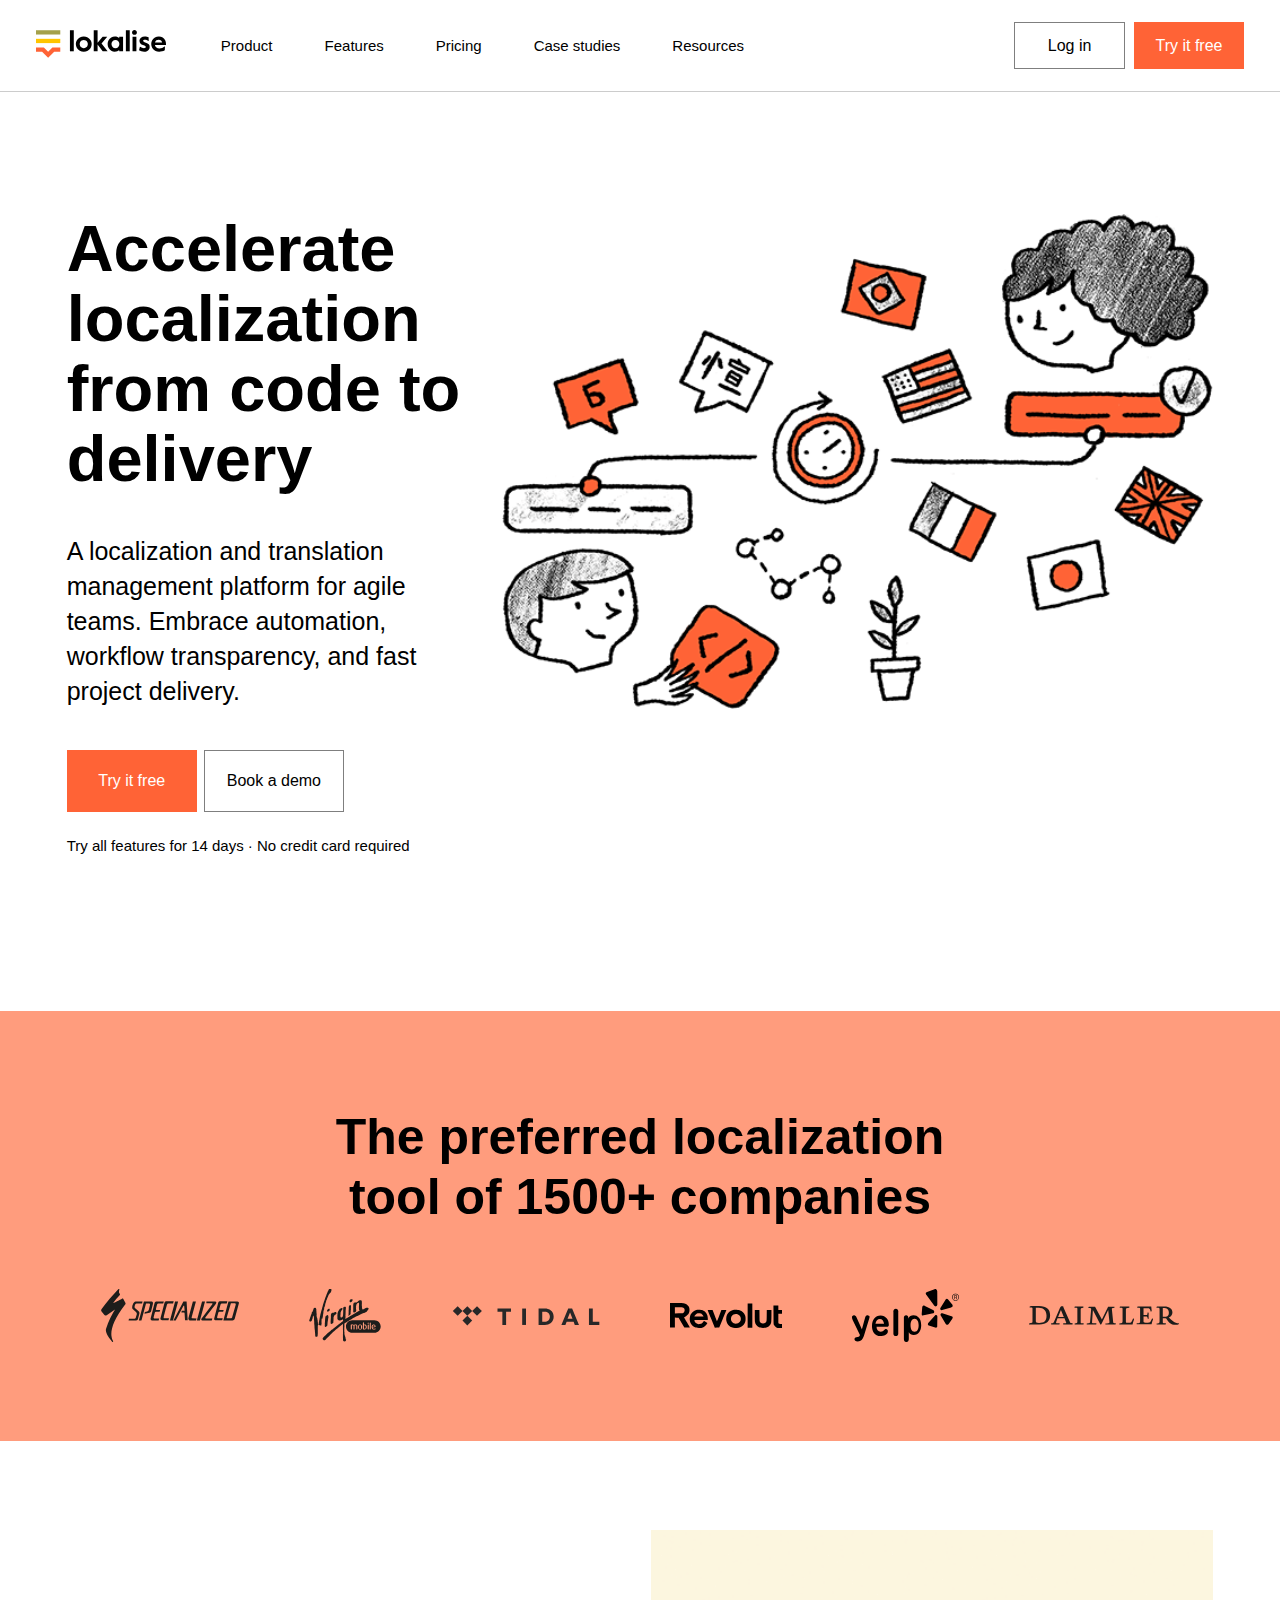
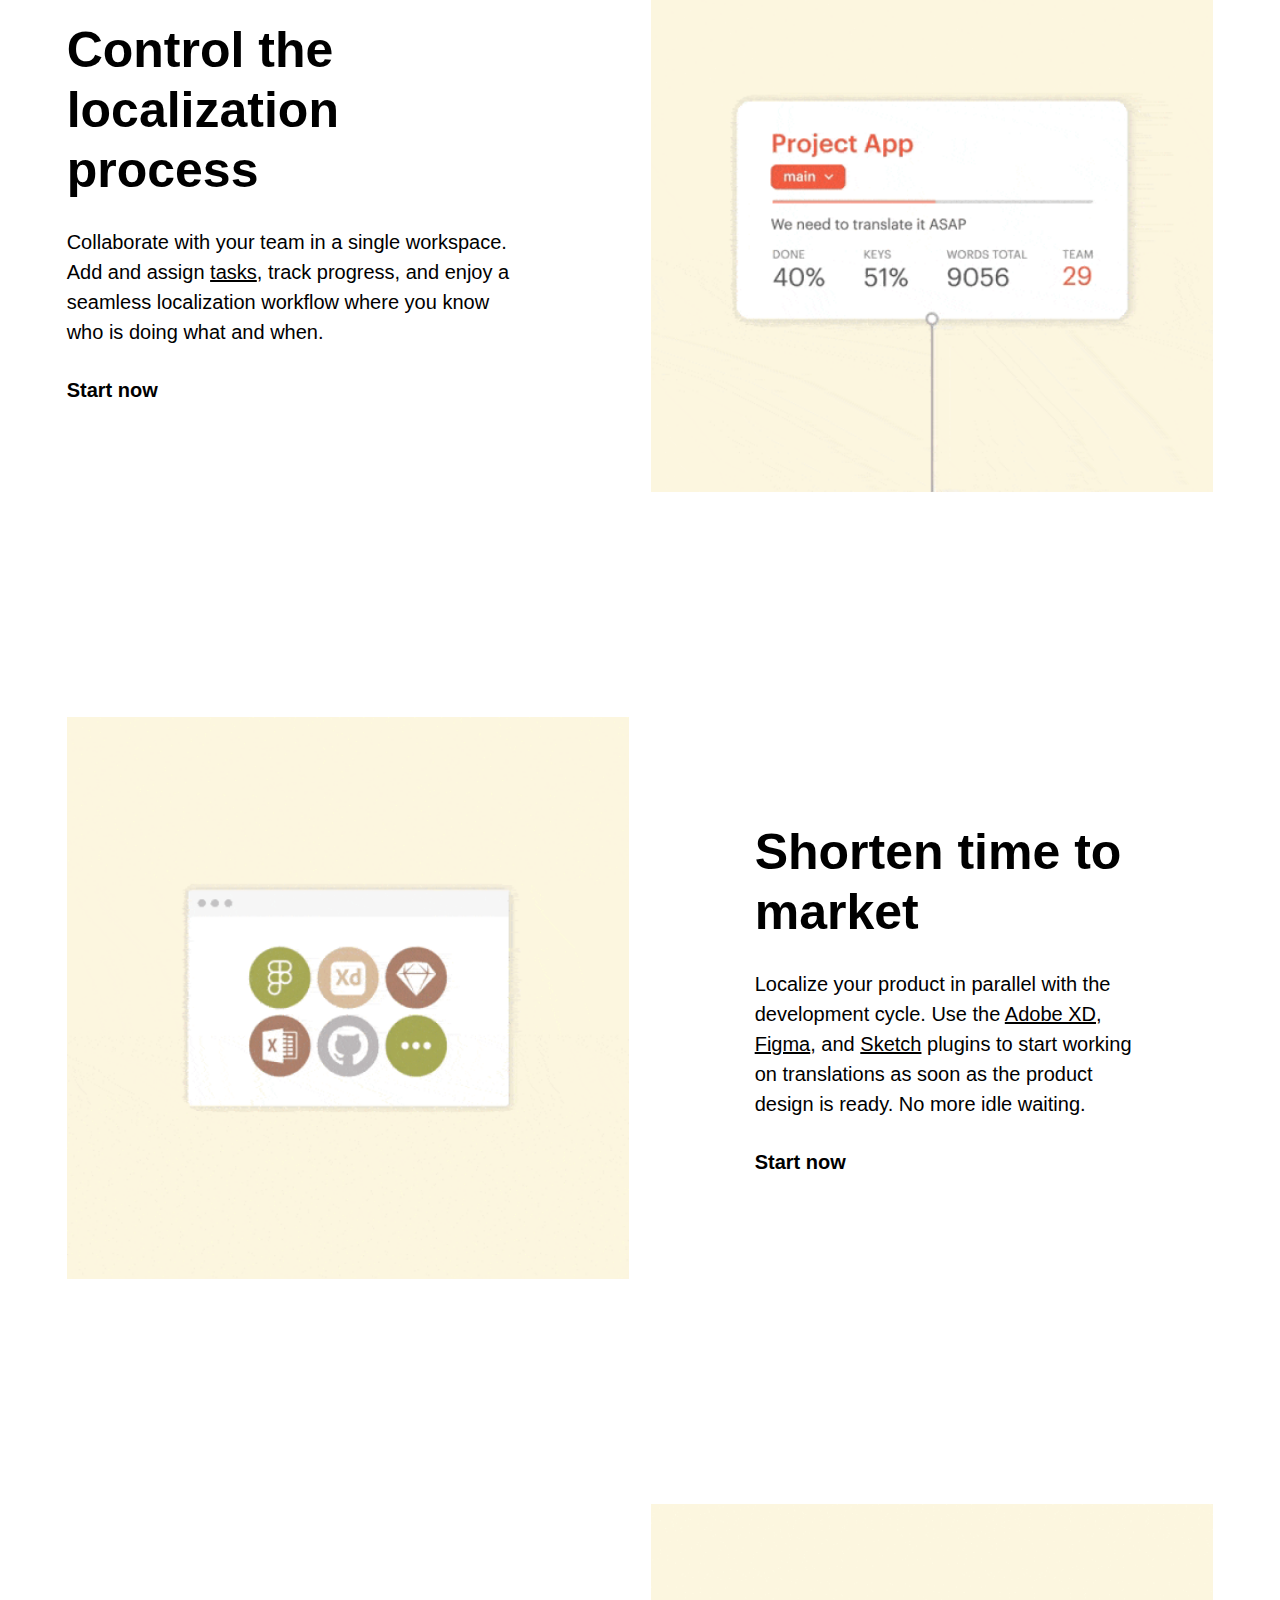
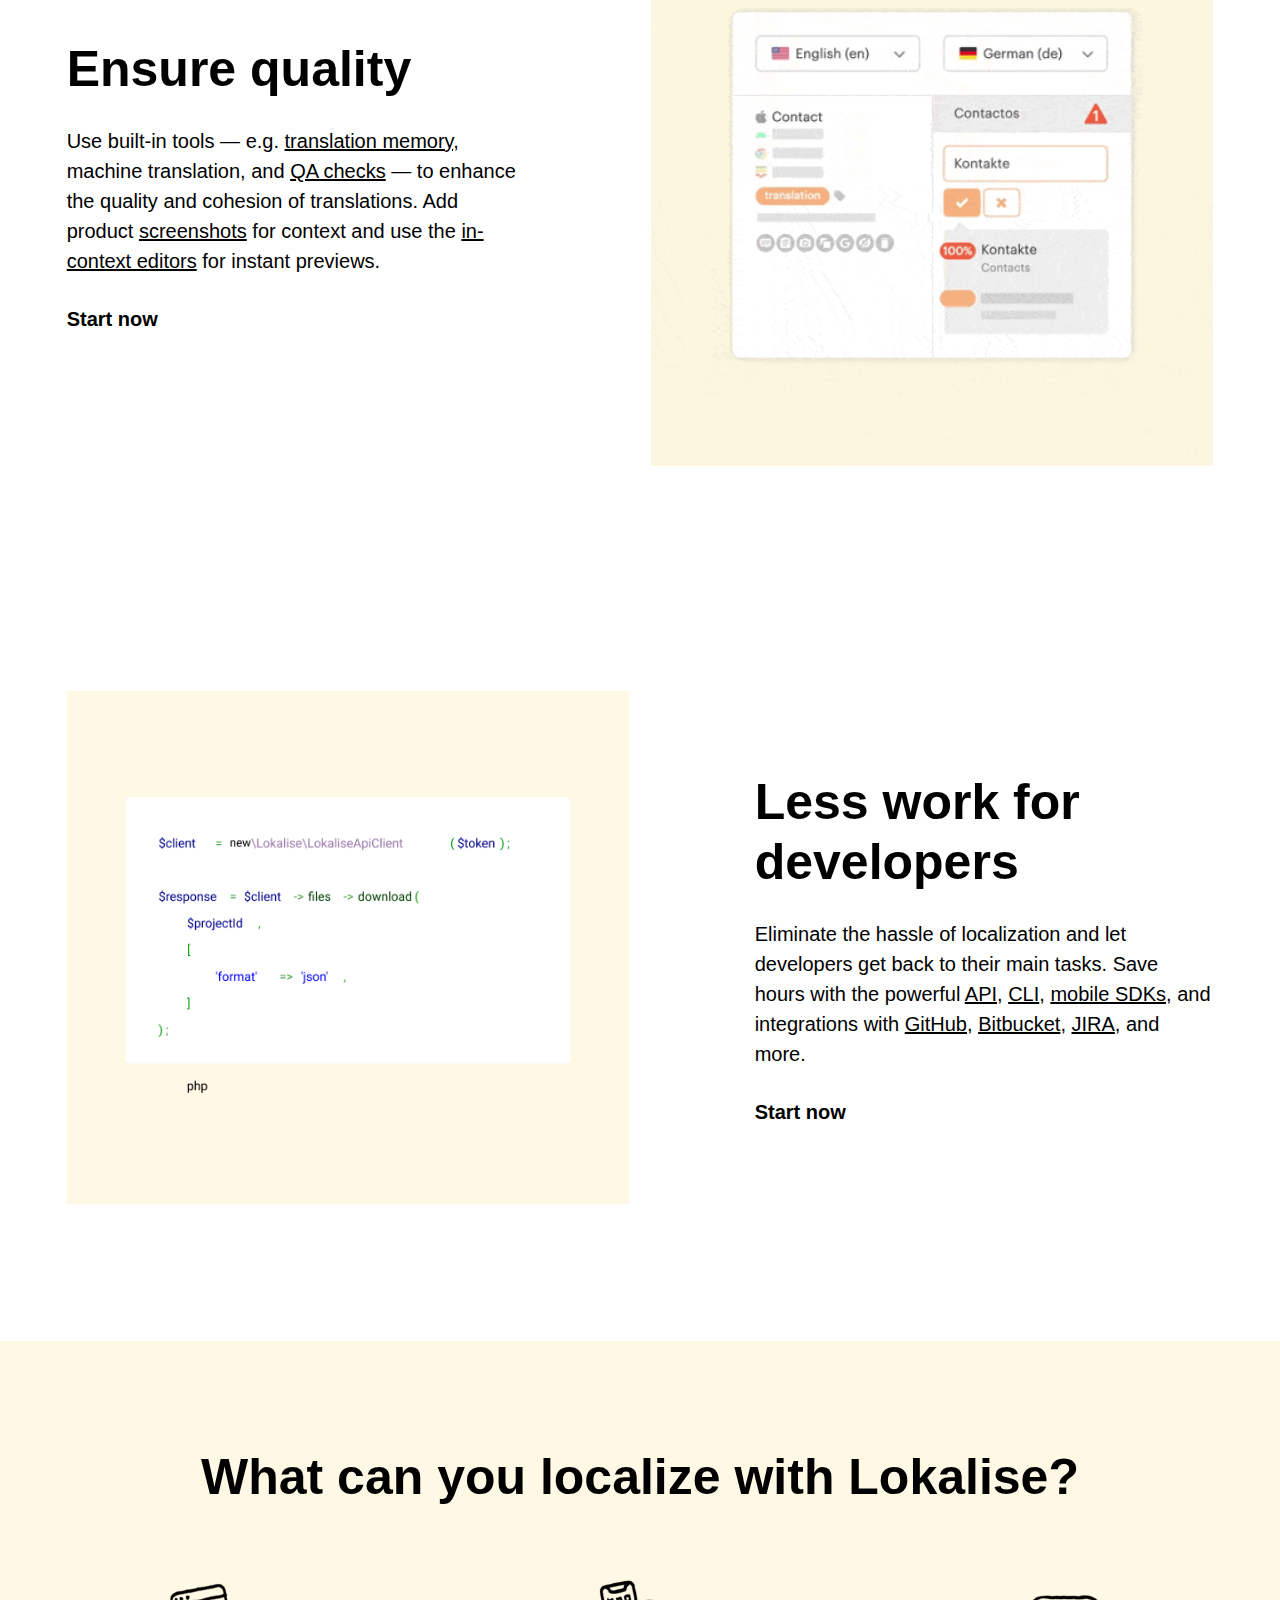
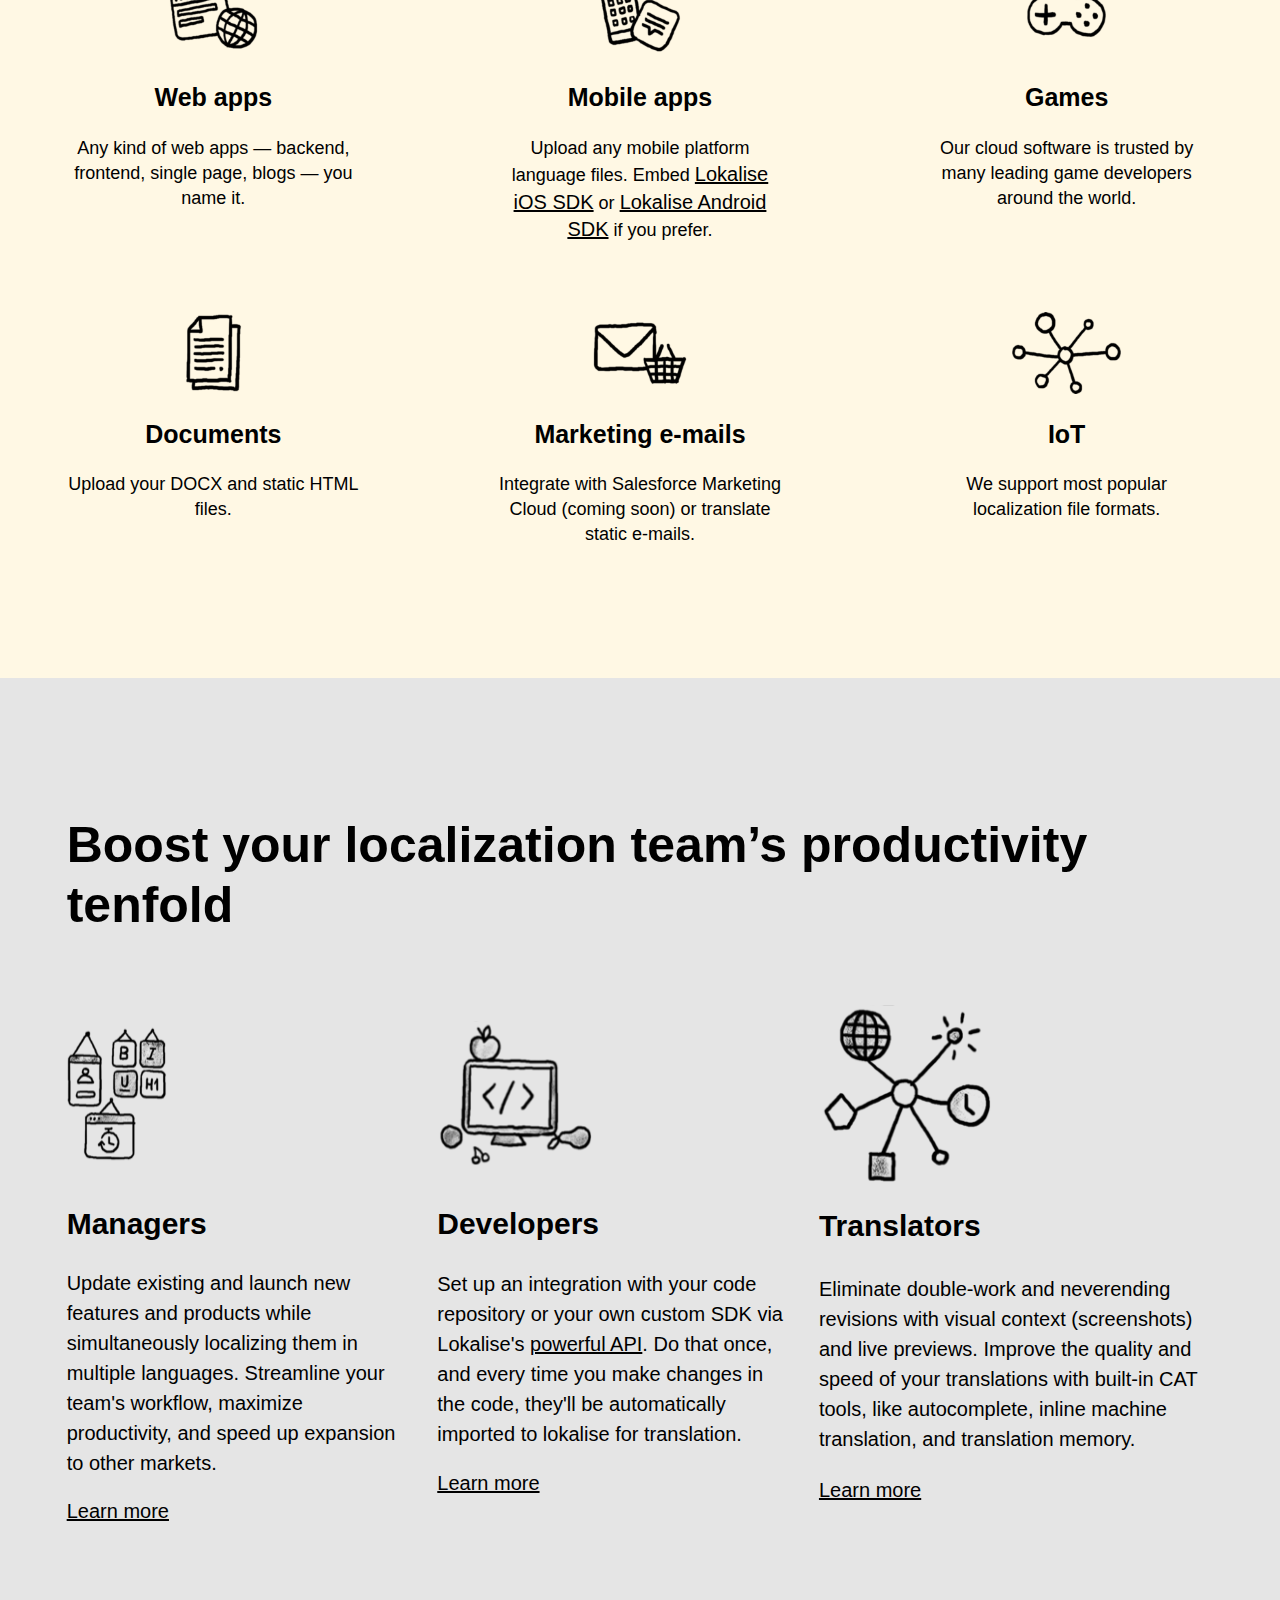
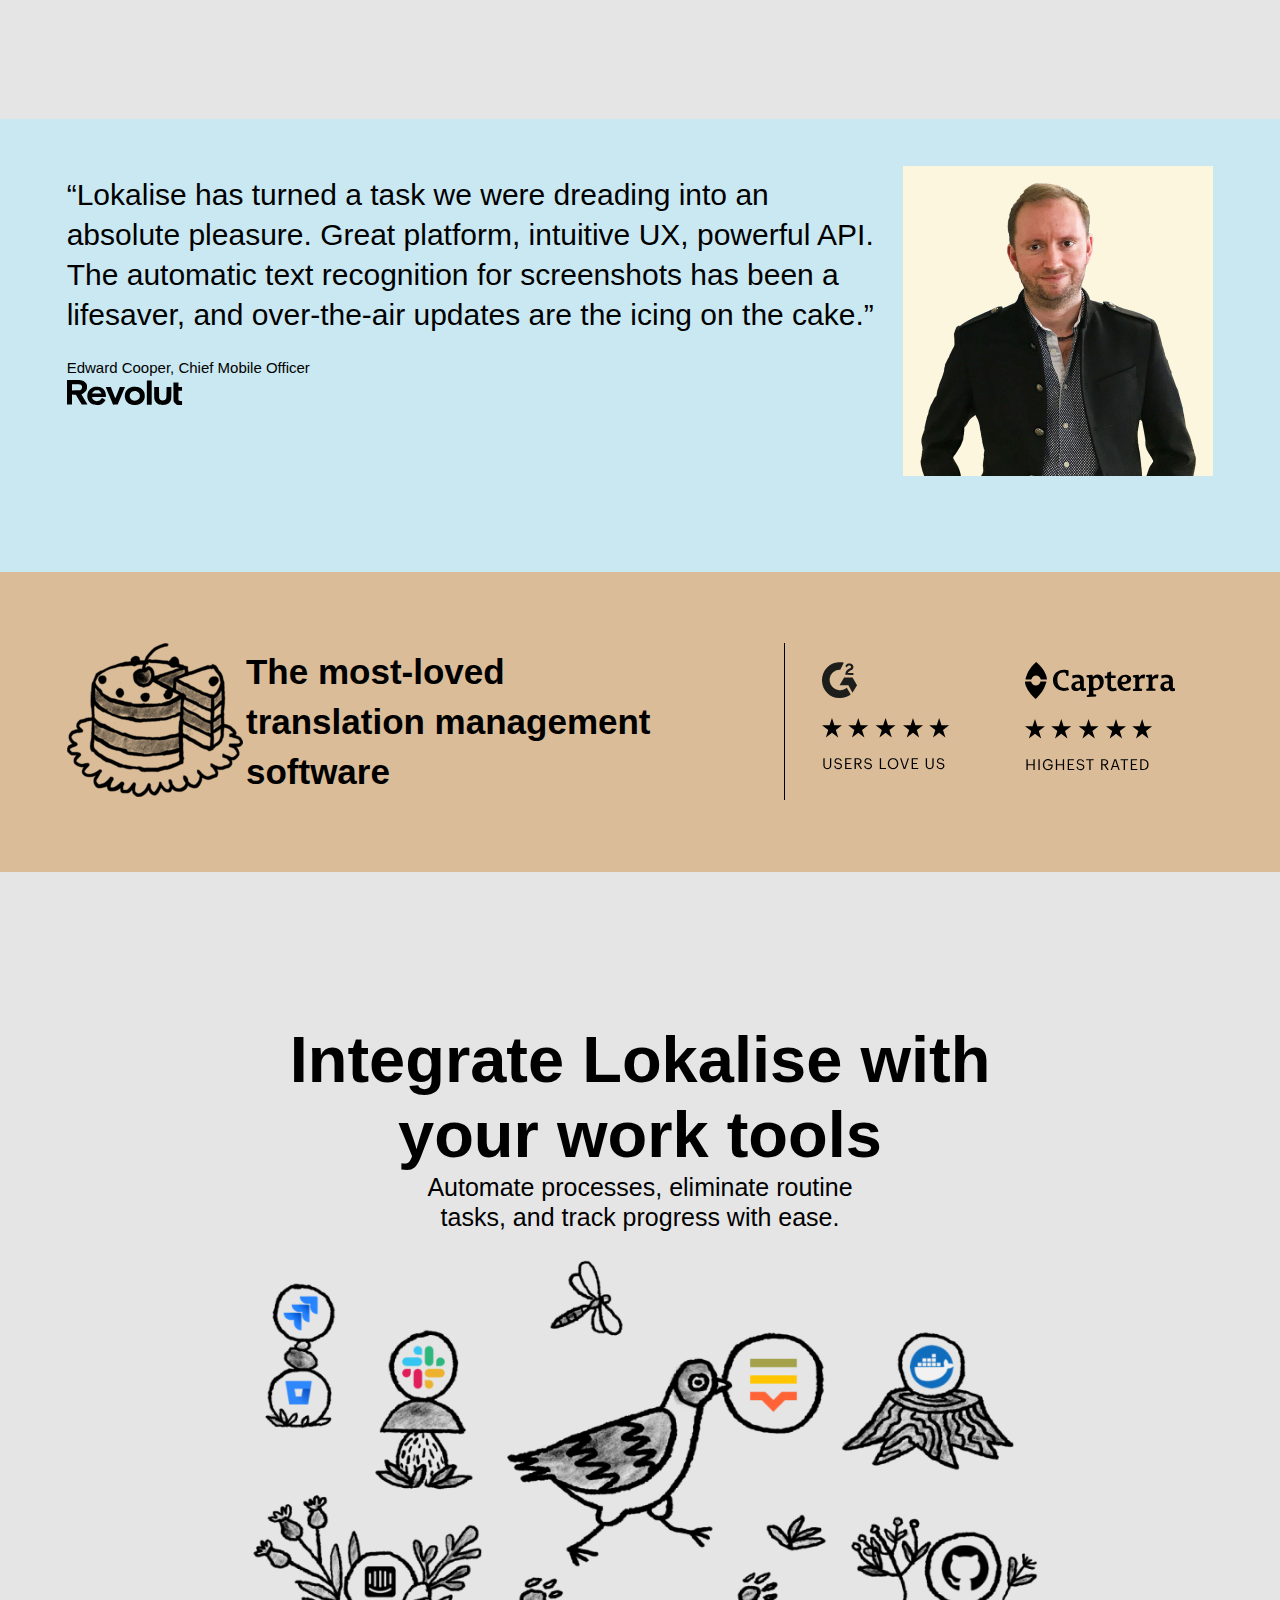
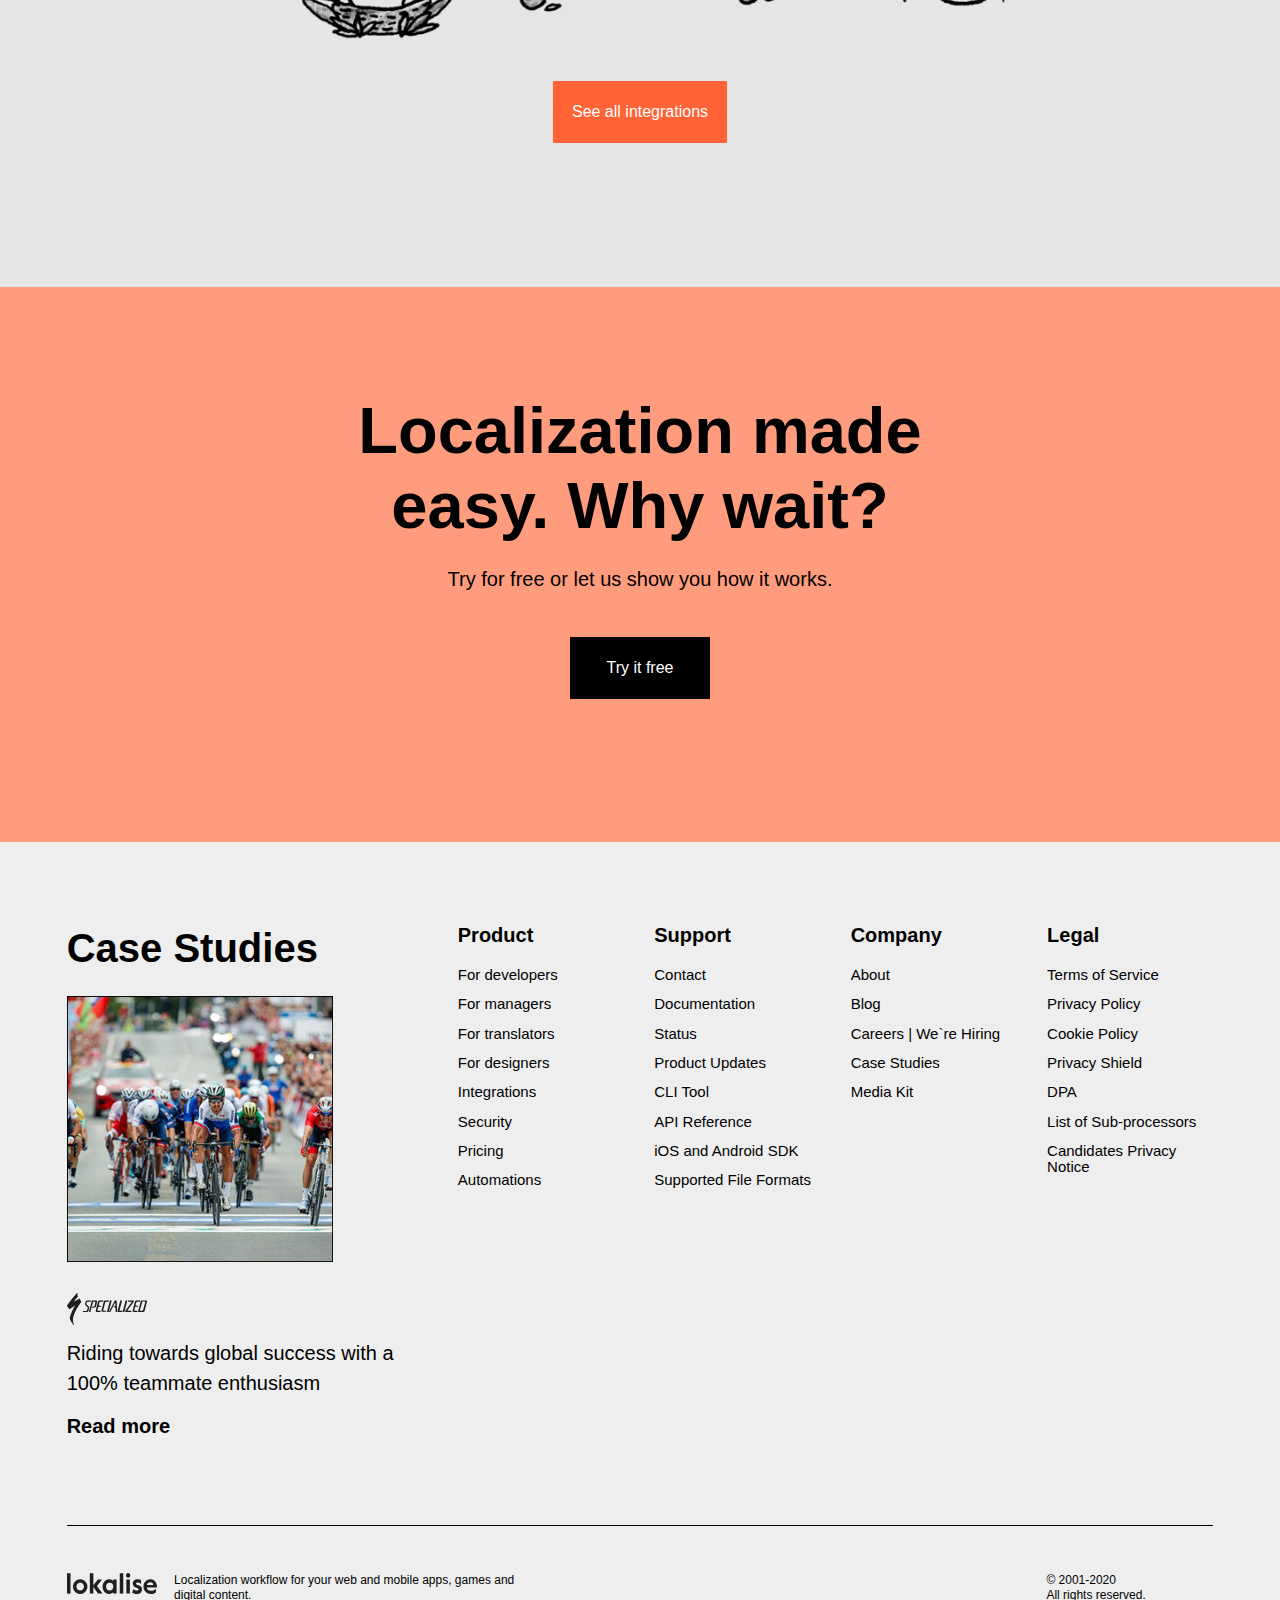
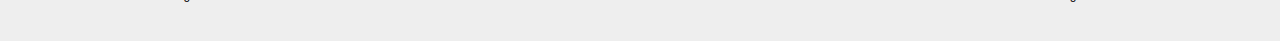
<file: Lokalise/index.html>
<!DOCTYPE html>
<html lang="en">

<head>
    <meta charset="UTF-8">
    <meta http-equiv="X-UA-Compatible" content="IE=edge">
    <meta name="viewport" content="width=device-width, initial-scale=1.0">
    <title>Localise_ArtemYershov_09</title>
    <link rel="stylesheet" href="style/style.css">
</head>

<body>
    <header class="header">
        <logo class="logo">
            <div class="logo__picture-wrap">
                <a href="#" class="logo__link">
                    <img src="images/companys/logoPicture.svg" alt="logoLocalize" class="logo__picture">
                </a>
            </div>
        </logo>
        <div class="box">
            <div class="menu-wrap">
                <ul class="menu">
                    <li class="menu__item">
                        <a href="#" class="menu__link">
                            Product
                        </a>
                    </li>
                    <li class="menu__item">
                        <a href="#" class="menu__link">
                            Features
                        </a>
                    </li>
                    <li class="menu__item">
                        <a href="#" class="menu__link">
                            Pricing
                        </a>
                    </li>
                    <li class="menu__item">
                        <a href="#" class="menu__link">
                            Case studies
                        </a>
                    </li>
                    <li class="menu__item">
                        <a href="#" class="menu__link">
                            Resources
                        </a>
                    </li>
                </ul>
            </div>
            <div class="header__button-wrap">
                <a href="#" class="header__btn transperent">
                    Log in
                </a>
                <a href="#" class="header__btn btn">
                    Try it free
                </a>
            </div>
        </div>
    </header>
    <div class="hero">
        <div class="container">
            <div class="hero__items-wrap">
                <div class="hero__article">
                    <h2 class="hero__title">
                        Accelerate localization from code to delivery
                    </h2>
                    <p class="hero__text">
                        A localization and translation management platform for agile teams. Embrace automation, workflow
                        transparency, and fast project delivery.
                    </p>
                    <div class="hero__btn-wrap">
                        <a href="#" class="hero__btn btn">
                            Try it free
                        </a>
                        <a href="#" class="hero__btn transperent">
                            Book a demo
                        </a>
                    </div>
                    <div class="hero__manual">
                        Try all features for 14 days · No credit card required
                    </div>
                </div>
                <div class="hero__picture-wrap picture-wrap">
                    <img src="images/companys/fromCodeTodelivery.svg" alt="fromCodeTodelivery" class="hero__picture">
                </div>
            </div>
        </div>
    </div>
    <div class="company">
        <div class="container">
            <div class="company_items-wrap">
                <h2 class="company__title">
                    The preferred localization tool of 1500+ companies
                </h2>
                <div class="company__img-wrap">
                    <div class="company__img-item">
                        <img src="images/companys/companySpecializedLogo.svg" alt="companySpecializedLogo"
                            class="company__img">
                    </div>
                    <div class="company__img-item">
                        <img src="images/companys/companyVirginLogo.svg" alt="companyVirginLogo" class="company__img">
                    </div>
                    <div class="company__img-item">
                        <img src="images/companys/companyTidalLogo.svg" alt="companyTidalLogo" class="company__img">
                    </div>
                    <div class="company__img-item">
                        <img src="images/companys/companyRevoulLogo.svg" alt="companyRevoulLogo" class="company__img">
                    </div>
                    <div class="company__img-item">
                        <img src="images/companys/companyYelpLogo.svg" alt="companyYelpLogo" class="company__img">
                    </div>
                    <div class="company__img-item">
                        <img src="images/companys/companyDaimlerLogo.svg" alt="companyDaimlerLogo" class="company__img">
                    </div>
                </div>
            </div>
        </div>
    </div>
    <div class="contents">
        <div class="container">
            <article class="contents__article">
                <div class="contents__description">
                    <h3 class="contents__title">
                        Control the localization process
                    </h3>
                    <p class="contents__text">
                        Collaborate with your team in a single workspace. Add and assign <a href="#"
                            class="contents__hypertext">tasks</a>, track progress, and enjoy a seamless localization
                        workflow where you know who is doing what and when.
                    </p>
                    <a href="#" class="contents__link">
                        Start now
                    </a>
                </div>
                <div class="contents__picture-wrap">
                    <img src="images/options/projectsPicture.png" alt="projectsPicture" class="contents__picture">
                </div>
            </article>
        </div>
        <div class="container">
            <article class="contents__article">
                <div class="contents__description">
                    <h3 class="contents__title">
                        Shorten time to market
                    </h3>
                    <p class="contents__text">
                        Localize your product in parallel with the development cycle. Use the <a href="#"
                            class="contents__hypertext"> Adobe XD</a>,
                        <a href="#" class="contents__hypertext">Figma</a>, and <a href="#"
                            class="contents__hypertext">Sketch</a> plugins to start working on translations as
                        soon as the product design is ready. No more idle waiting.
                    </p>
                    <a href="#" class="contents__link">
                        Start now
                    </a>
                </div>
                <div class="contents__picture-wrap">
                    <img src="images/options/shortenTimePicture.png" alt="shortenTimePicture" class="contents__picture">
                </div>
            </article>
        </div>
        <div class="container">
            <article class="contents__article">
                <div class="contents__description">
                    <h3 class="contents__title">
                        Ensure quality
                    </h3>
                    <p class="contents__text">
                        Use built-in tools — e.g. <a href="#" class="contents__hypertext">translation memory</a>,
                        machine translation, and <a href="#" class="contents__hypertext">QA checks</a> — to enhance the
                        quality and cohesion of translations. Add product <a href="#"
                            class="contents__hypertext">screenshots</a> for context and use the <a href="#"
                            class="contents__hypertext">in-context editors</a> for instant previews.
                    </p>
                    <a href="#" class="contents__link">
                        Start now
                    </a>
                </div>
                <div class="contents__picture-wrap">
                    <img src="images/options/ensureQualityPicture.png" alt="ensureQualityPicture"
                        class="contents__picture">
                </div>
            </article>
        </div>
        <div class="container">
            <article class="contents__article">
                <div class="contents__description">
                    <h3 class="contents__title">
                        Less work for developers
                    </h3>
                    <p class="contents__text">
                        Eliminate the hassle of localization and let developers get back to their main tasks. Save hours
                        with the powerful <a href="#" class="contents__hypertext">API</a>, <a href="#"
                            class="contents__hypertext">CLI</a>, <a href="#" class="contents__hypertext">mobile
                            SDKs</a>, and integrations with <a href="#" class="contents__hypertext">GitHub</a>, <a
                            href="#" class="contents__hypertext">Bitbucket</a>, <a href="#"
                            class="contents__hypertext">JIRA</a>, and more.
                    </p>
                    <a href="#" class="contents__link">
                        Start now
                    </a>
                </div>
                <div class="contents__picture-wrap">
                    <img src="images/options/formulaPicture.png" alt="formulaPicture" class="contents__picture">
                </div>

            </article>
        </div>
    </div>
    <div class="options">
        <div class="container">
            <h2 class="options__title">
                What can you localize with Lokalise?
            </h2>
            <div class="options__items">
                <div class="option__item">
                    <div class="option__picture-wrap">
                        <img src="images/optionsTwo/webAppsPicture.svg" alt="webAppsPicture" class="option__picture">
                    </div>
                    <div class="option__description">
                        <h4 class="options__titles">
                            Web apps
                        </h4>
                        <p class="option__text">
                            Any kind of web apps — backend, frontend, single page, blogs — you name it.
                        </p>
                    </div>
                </div>
                <div class="option__item">
                    <div class="option__picture-wrap">
                        <img src="images/optionsTwo/mobileAppsPicture.svg" alt="mobileAppsPicture"
                            class="option__picture">
                    </div>
                    <div class="option__description">
                        <h4 class="options__titles">
                            Mobile apps
                        </h4>
                        <p class="option__text">
                            Upload any mobile platform language files. Embed <a href="#"
                                class="options__hypertext">Lokalise iOS SDK</a> or <a href="#"
                                class="options__hypertext">Lokalise Android SDK</a> if you prefer.
                        </p>
                    </div>
                </div>
                <div class="option__item">
                    <div class="option__picture-wrap">
                        <img src="images/optionsTwo/gamesPicture.svg" alt="gamesPicture" class="option__picture">
                    </div>
                    <div class="option__description">
                        <h4 class="options__titles">
                            Games
                        </h4>
                        <p class="option__text">
                            Our cloud software is trusted by many leading game developers around the world.
                        </p>
                    </div>
                </div>
                <div class="option__item">
                    <div class="option__picture-wrap">
                        <img src="images/optionsTwo/documentsPicture.svg" alt="documentsPicture"
                            class="option__picture">
                    </div>
                    <div class="option__description">
                        <h4 class="options__titles">
                            Documents
                        </h4>
                        <p class="option__text">
                            Upload your DOCX and static HTML files.
                        </p>
                    </div>
                </div>
                <div class="option__item">
                    <div class="option__picture-wrap">
                        <img src="images/optionsTwo/marketsEmailsPicture.svg" alt="marketsEmailsPicture"
                            class="option__picture">
                    </div>
                    <div class="option__description">
                        <h4 class="options__titles">
                            Marketing e-mails
                        </h4>
                        <p class="option__text">
                            Integrate with Salesforce Marketing Cloud (coming soon) or translate static e-mails.
                        </p>
                    </div>
                </div>
                <div class="option__item">
                    <div class="option__picture-wrap">
                        <img src="images/optionsTwo/ioTPicture.svg" alt="ioTPicture" class="option__picture">
                    </div>
                    <div class="option__description">
                        <h4 class="options__titles">
                            IoT
                        </h4>
                        <p class="option__text">
                            We support most popular localization file formats.
                        </p>
                    </div>
                </div>
            </div>
        </div>
    </div>
    <div class="team">
        <div class="container">
            <h2 class="team__title">
                Boost your localization team’s productivity tenfold
            </h2>
            <div class="team__items">
                <div class="team__item">
                    <div class="team__picture-wrap">
                        <img src="images/boostTeam/managersPicture.svg" alt="managersPicture" class="team__picture">
                    </div>
                    <div class="team__description">
                        <h4 class="team__titles">
                            Managers
                        </h4>
                        <p class="team__text">
                            Update existing and launch new features and products while simultaneously localizing them in
                            multiple languages. Streamline your team's workflow, maximize productivity, and speed up
                            expansion to other markets.
                        </p>
                        <a href="#" class="team__link">
                            Learn more
                        </a>
                    </div>
                </div>
                <div class="team__item">
                    <div class="team__picture-wrap">
                        <img src="images/boostTeam/developersPicture.svg" alt="developersPicture" class="team__picture">
                    </div>
                    <div class="team__description">
                        <h4 class="team__titles">
                            Developers
                        </h4>
                        <p class="team__text">
                            Set up an integration with your code repository or your own custom SDK via Lokalise's <a
                                href="#" class="team__hypertext">powerful API</a>. Do that once, and every time you make
                            changes in the code, they'll be automatically imported to lokalise for translation.
                        </p>
                        <a href="#" class="team__link">
                            Learn more
                        </a>
                    </div>
                </div>
                <div class="team__item">
                    <div class="team__picture-wrap">
                        <img src="images/boostTeam/translatorsPicture.svg" alt="translatorsPicture"
                            class="team__picture">
                    </div>
                    <div class="team__description">
                        <h4 class="team__titles">
                            Translators
                        </h4>
                        <p class="team__text">
                            Eliminate double-work and neverending revisions with visual context (screenshots) and live
                            previews. Improve the quality and speed of your translations with built-in CAT tools, like
                            autocomplete, inline machine translation, and translation memory.
                        </p>
                        <a href="#" class="team__link">
                            Learn more
                        </a>
                    </div>
                </div>
            </div>
        </div>
    </div>
    <div class="quote">
        <div class="container">
            <div class="wrap">
                <div class="quote__body-wrap">
                    <p class="quote__text">
                        “Lokalise has turned a task we were dreading into an absolute pleasure. Great platform,
                        intuitive UX, powerful API. The automatic text recognition for screenshots has been a lifesaver,
                        and over-the-air updates are the icing on the cake.”
                    </p>
                    <p class="quote__author">
                        Edward Cooper, Chief Mobile Officer
                    </p>
                    <div class="quote__logo-wrap">
                        <img src="images/edwardsArticle/revoltLogo.svg" alt="edwardsPicture" class="quote__logo">
                    </div>
                </div>
                <div class="quote__foto-wrap">
                    <img src="images/edwardsArticle/edwardsPicture.svg" alt="edwardsPicture" class="quote__foto">
                </div>
            </div>
        </div>
    </div>
    <div class="rewards">
        <div class="container">
            <div class="rewards__items">
                <div class="rewards__logo">
                    <div class="rewards___img-wrap">
                        <img src="images/rewards/cakePicture.svg" alt="cakePicture" class="rewards__picture">
                    </div>
                    <h3 class="rewards__title">
                        The most-loved translation management software
                    </h3>
                </div>
                <div class="rewards__item">
                    <div class="rewards___picture-wrap">
                        <img src="images/rewards/lovePicture.svg" alt="lovePicture" class="rewards__picture">
                    </div>
                    <div class="rewards___picture-wrap">
                        <img src="images/rewards/capterraPicture.svg" alt="capterraPicture" class="rewards__picture">
                    </div>
                </div>
            </div>
        </div>
    </div>
    <div class="integrate">
        <div class="container">
            <div class="integrate__wrap">
                <h2 class="integrate__title">
                    Integrate Lokalise with your work tools
                </h2>
                <p class="integrate__text">
                    Automate processes, eliminate routine tasks, and track progress with ease.
                </p>
                <div class="integrate__picture-wrap">
                    <img src="images/integrate/birdPic.png" alt="birdPic" class="integrate__picture">
                </div>
                <div class="integrate__btn-wrap">
                    <a href="#" class="integrate__btn btn">
                        See all integrations
                    </a>
                </div>
            </div>
        </div>
    </div>
    <div class="localization">
        <div class="container">
            <div class="localization__wrap">
                <h2 class="localization__title">
                    Localization made easy. Why wait?
                </h2>
                <p class="localization__text">
                    Try for free or let us show you how it works.
                </p>
                <div class="localization__btn-wrap">
                    <a href="#" class="localization__btn btn">
                        Try it free
                    </a>
                </div>
            </div>
        </div>
    </div>
    <footer class="footer">
        <div class="container">
            <div class="footer__wrap">
                <div class="footer__article">
                    <h3 class="footer__title">
                        Case Studies
                    </h3>
                    <div class="footer__picture-wrap">
                        <img src="images/footer/bicyclePicture.png" alt="bicycleRacingPicture" class="footer__picture">
                    </div>
                    <div class="footer__logo-wrap">
                        <img src="images/footer/specialized.svg" alt="" class="footer__logo">
                    </div>
                    <p class="footer__text">
                        Riding towards global success with a 100% teammate enthusiasm
                    </p>
                    <a href="#" class="footer__link">
                        Read more
                    </a>
                </div>
                <div class="nav">
                    <div class="nav__wrap">
                        <p class="nav__title">Product</p>
                        <ul class="nav__menu">
                            <li class="nav__item">
                                <a href="#" class="nav__link">
                                    For developers
                                </a>
                            </li>
                            <li class="nav__item">
                                <a href="#" class="nav__link">
                                    For managers
                                </a>
                            </li>
                            <li class="nav__item">
                                <a href="#" class="nav__link">
                                    For translators
                                </a>
                            </li>
                            <li class="nav__item">
                                <a href="#" class="nav__link">
                                    For designers
                                </a>
                            </li>
                            <li class="nav__item">
                                <a href="#" class="nav__link">
                                    Integrations
                                </a>
                            </li>
                            <li class="nav__item">
                                <a href="#" class="nav__link">
                                    Security
                                </a>
                            </li>
                            <li class="nav__item">
                                <a href="#" class="nav__link">
                                    Pricing
                                </a>
                            </li>
                            <li class="nav__item">
                                <a href="#" class="nav__link">
                                    Automations
                                </a>
                            </li>
                        </ul>
                    </div>
                    <div class="nav__wrap">
                        <p class="nav__title">Support</p>
                        <ul class="nav__menu">
                            <li class="nav__item">
                                <a href="#" class="nav__link">
                                    Contact
                                </a>
                            </li>
                            <li class="nav__item">
                                <a href="#" class="nav__link">
                                    Documentation
                                </a>
                            </li>
                            <li class="nav__item">
                                <a href="#" class="nav__link">
                                    Status
                                </a>
                            </li>
                            <li class="nav__item">
                                <a href="#" class="nav__link">
                                    Product Updates
                                </a>
                            </li>
                            <li class="nav__item">
                                <a href="#" class="nav__link">
                                    CLI Tool
                                </a>
                            </li>
                            <li class="nav__item">
                                <a href="#" class="nav__link">
                                    API Reference
                                </a>
                            </li>
                            <li class="nav__item">
                                <a href="#" class="nav__link">
                                    iOS and Android SDK
                                </a>
                            </li>
                            <li class="nav__item">
                                <a href="#" class="nav__link">
                                    Supported File Formats
                                </a>
                            </li>
                        </ul>
                    </div>
                    <div class="nav__wrap">
                        <p class="nav__title">Company</p>
                        <ul class="nav__menu">
                            <li class="nav__item">
                                <a href="#" class="nav__link">
                                    About
                                </a>
                            </li>
                            <li class="nav__item">
                                <a href="#" class="nav__link">
                                    Blog
                                </a>
                            </li>
                            <li class="nav__item">
                                <a href="#" class="nav__link">
                                    Careers | We`re Hiring
                                </a>
                            </li>
                            <li class="nav__item">
                                <a href="#" class="nav__link">
                                    Case Studies
                                </a>
                            </li>
                            <li class="nav__item">
                                <a href="#" class="nav__link">
                                    Media Kit
                                </a>
                            </li>
                        </ul>
                    </div>
                    <div class="nav__wrap">
                        <p class="nav__title">Legal</p>
                        <ul class="nav__menu">
                            <li class="nav__item">
                                <a href="#" class="nav__link">
                                    Terms of Service
                                </a>
                            </li>
                            <li class="nav__item">
                                <a href="#" class="nav__link">
                                    Privacy Policy
                                </a>
                            </li>
                            <li class="nav__item">
                                <a href="#" class="nav__link">
                                    Cookie Policy
                                </a>
                            </li>
                            <li class="nav__item">
                                <a href="#" class="nav__link">
                                    Privacy Shield
                                </a>
                            </li>
                            <li class="nav__item">
                                <a href="#" class="nav__link">
                                    DPA
                                </a>
                            </li>
                            <li class="nav__item">
                                <a href="#" class="nav__link">
                                    List of Sub-processors
                                </a>
                            </li>
                            <li class="nav__item">
                                <a href="#" class="nav__link">
                                    Candidates Privacy Notice
                                </a>
                            </li>
                        </ul>
                    </div>
                </div>
            </div>
            <div class="basement">
                <div class="basement__wrap">
                    <div class="basement__logo">
                        <div class="basement__picture-wrap">
                            <img src="images/footer/localisePicture.svg" alt="localisePicture"
                                class="basement__picture">
                        </div>
                        <p class="basement__text">
                            Localization workflow for your web and mobile apps, games and digital content.
                        </p>
                    </div>
                </div>
                <div class="basement__copyright-wrap">
                    <p class="basement__copyright">
                        &copy 2001-2020
                    </p>
                    <p class="basement__copyright">
                        All rights reserved.
                    </p>
                </div>
            </div>
        </div>
    </footer>
</body>

</html>
</file>
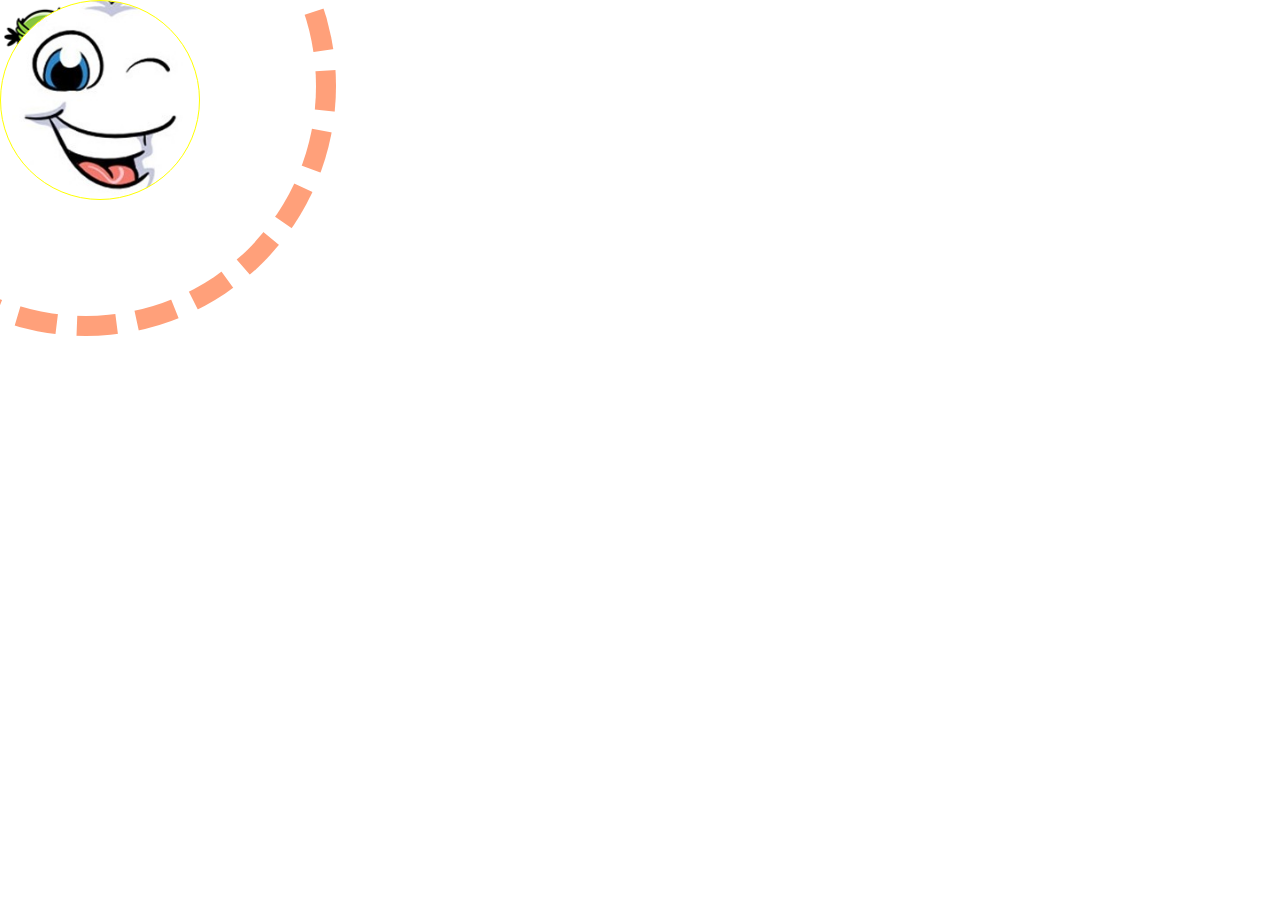
<file: sun/index.html>
<!DOCTYPE html>
<html lang="en">

<head>
    <meta charset="UTF-8">
    <meta http-equiv="X-UA-Compatible" content="IE=edge">
    <meta name="viewport" content="width=device-width, initial-scale=1.0">
    <title>YershovArtem_09_Sun</title>
    <link rel="stylesheet" href="style/style.css">
</head>

<body>
    <div class="wrapper">
    <div class="sun">
        <div class="raitwo"></div>
    </div>
    
    <div class="raione"></div>
    
</div>
</body>

</html>
</file>
<file: Lokalise/style/style.css>
@import url('../fonts/GraphikLCG-Regular.ttf?family=GraphikLCG:100,100i,200,200i,300,400&display=swap');

*,
*::before,
*::after {
    margin: 0;
    padding: 0;
    border: 0;
    font-size: 100%;
    font: inherit;
    vertical-align: baseline;
    box-sizing: border-box;
}

html {
    font-size: 16px;
}

body {
    font-family: "GraphikLCG", sans-serif;
    font-size: 1rem;
    line-height: 1;
}

ol,
ul {
    list-style: none;
}

/* common styles */

.container {
    width: 89.583333333%;
    /* Общий стиль для контейнера */
    margin: 0 auto;
}


[class$="hypertext"] {
    color: #000000;
    /* Цвет для ссылок внутри текста */
}

[class$="hypertext"]:hover {
    color: #0000FF;
    /* Цвет для ссылок внутри текста при наведении*/
}

[class$="hypertext"]:active {
    color: #FF0000;
    /* Цвет для ссылок внутри текста при нажатии*/
}


[class$="link"] {
    text-decoration: none;
    /* Все ссылки без подчеркивания*/
    font-weight: 400;
    /* Для всех ссылок общий размер толщина*/
    font-size: 1.25rem;
    /* Для всех ссылок общий размер шрифта */
    color: #000000;
    /* Для всех ссылок общий цвет шрифта */
}

[class$="link"]:hover {
    color: blue;
    /* Для всех ссылок общий цвет шрифта при наведении*/
    text-decoration: underline;
    /* Для всех ссылок нижнее подчеркивание шрифта */

}

[class$="link"]:active {
    color: red;
    /* Для всех ссылок цвет при нажатии */
    text-decoration: underline;
    /* Для всех ссылок нижнее подчеркивание шрифта при нажатии*/

}

.btn {
    display: inline-block;
    /* Для всех кнопок , которые ссылки чтоб паддинги делать и ровнять где 2 шт */
    text-decoration: none;
    /* Для всех кнопок , нет подчеркивания */
    background: #FF6336;
    /* Для всех кнопок , задний фон */
    border: 1px solid #FF6336;
    /* Для всех кнопок , граница которые непрозрачные */
    color: #ffffff;
    /* Для всех кнопок , цвет шрифт которые непрозрачные */
    line-height: 3.75;
    /* Для всех кнопок , высота строк которые непрозрачные */
    font-weight: 600px;
    /* Для всех кнопок , вес шрифта которые непрозрачные */
    font-size: 1rem;
    /* Для всех кнопок , шрифт которые непрозрачные*/
    transition: all .5s;
    /* Для всех кнопок , переходы смены состояния для плавности*/
}

.btn:hover {
    color: #FF6336;
    /* Для всех кнопок , цвет шрифта при наведении, которые непрозрачные*/
    background: #ffffff;
    /* Для всех кнопок , цвет фона, которые непрозрачные*/
    transition: all .5s;
    /* Для всех кнопок , переходы смены состояния для плавности*/
}

.transperent {
    display: inline-block;
    /* Для всех кнопок , которые ссылки чтоб паддинги делать и ровнять где 2 шт */
    text-decoration: none;
    /* Для всех кнопок , которые ссылки без подчеркивания */
    line-height: 3.75;
    /* Для всех кнопок , высота строк которые прозрачные */
    font-weight: 600px;
    /* Для всех кнопок , вес шрифта которые прозрачные */
    font-size: 1rem;
    /* Для всех кнопок , шрифт которые прозрачные*/
    color: black;
    /* Для всех кнопок , цвет шрифт которые прозрачные */
    border: 1px solid rgba(0, 0, 0, .5);
    /* Для всех кнопок , цвет и граница которые прозрачные */
    transition: all .5s;
    /* Для всех кнопок , переходы смены состояния для плавности*/
}

.transperent:hover {
    background: black;
    color: white;
    transition: all .5s;
    /* Для всех кнопок , переходы смены состояния для плавности*/
}

[class$="btn-wrap"] {
    font-size: 0;
}

[class$="titles"],
[class$="title"] {
    font-weight: 600;
}

[class$="text"] {
    font-weight: 400;
    font-size: 20px;
}

/* header */
.header,
.box,
.menu {
    display: flex;
    /* Все в линию  */
    align-items: center;
    /* Перпендикулярно по центру  */
    justify-content: space-between;
    /* Чтобы  прилегало к краям контейнера  */
}

.header {
    padding: 1.736111111% 2.847222222%;
    /* Отступы как на макете  */
    border-bottom: 1px solid #cccccc;
    /* Границу как на макете  */
}

.logo__picture {
    width: 100%;
}

.box {
    width: 84.727020816%;
    /* Делаю под макет , чтобы расположить элементы*/
}

.menu-wrap {
    width: 51.166810717%;
    /* Делаю под макет , чтобы расположить элементы*/
}

.menu__link {
    font-size: 0.938rem;
    /* Делаю под макет размер шрифта */
    line-height: 1.34;
    /* Делаю под макет высота строк */
}

.header__button-wrap {
    display: flex;
    justify-content: flex-end;
    width: 30.055555556%;
    /* Делаю кнопки */
}

.header__btn.transperent {
    padding: 0 10.707816409%;
    line-height: 2.8125;
    margin-right: 2.974393447%;
    /* Делаю кнопки */
}

.header__btn {
    padding: 0 6.543665583%;
    line-height: 2.8125;
    margin-right: 0;
    /* Делаю кнопки */
}

/* hero */

.hero>.container {
    padding: 9.513888889% 0 11.944444444% 0;
    /* паддинги как на макете */
}

.hero__items-wrap {
    display: flex;
    /* Элементы в линию как на макете */
    justify-content: space-between;
    /* Лепим к краям */
}

.hero__article {
    width: 40.465116279%;
    /* Ширина под макет */
}

.hero__title {
    width: 99.5%;
    /* Ширина  под макет */
    margin-bottom: 9.057971014%;
    /* Нижний отступ под макет */
    font-size: 4.063rem;
    /* Шрифт под макет */
    line-height: 1.076923077;
    /* Высота строк под макет */

}

.hero__text {
    width: 82.64673%;
    /* Ширина  под макет */
    margin-bottom: 9.578837666%;
    /* Нижний отступ под макет */
    font-size: 1.563rem;
    /* Шрифт под макет */
    line-height: 1.4;
    /* Высота строк под макет */
}

.hero__btn-wrap {
    margin-bottom: 4.789418833%;
    /* Нижний отступ под макет */
}

.hero__btn {
    margin-right: 1.7%;
    /* Правый отступ под макет */
    padding: 0 7.025119084%;
    /* Внутренние отступ по сторонам под макет */
}

.hero__btn.transperent {
    padding: 0 4.968986669%;
    /* Внутренние отступ по сторонам под макет */
    border: 1px solid rgba(0, 0, 0, .5);
    /* Граница с прозрачностью под макет */
}

.hero__manual {
    font-weight: 400;
    /* Толщина шрифта под макет */
    font-size: 0.938rem;
    /* Размер шрифта под макет */
    line-height: 1.67;
    /* Высота строк под макет */
}

.hero__picture {
    width: 100%;
}

/* company */

.company {
    background-color: #FF9C7D;
    /* Цвет строк под макет */
}

.company>.container {
    padding: 7.5% 0 7.5% 0;
    /* Отсуп внутренний под макет */
}

.company__title {
    width: 55.813953488%;
    /* Ширина под макет */
    margin: 0 auto 5.426356589% auto;
    /* Отступ под макет */
    text-align: center;
    /* Выравнивание текста под макет */
    font-size: 3.125rem;
    /* Размер шрифта под макет */
    line-height: 1.2;
    /* Высота строк под макет */
}

.company__img-wrap {
    display: flex;
    /* В строку картинки  */
    justify-content: space-around;
    /* Чтоб не липли к краям контейнера картинки */
    align-items: center;
    /* Ровно по вертикали по центру (по поречной оси) */
}

/* Contents */

.contents {
    padding: 6.944444444% 0 10.416666667% 0;
    /* Отступ как на макете  */
}

.contents>.container {
    padding-top: 17.361111111%;
    /* Отступ верхний как на макете */
}

.contents>.container:first-child {
    padding-top: 0%;
    /* Чтобы не накладывались друг на друга */
}

.contents__article {
    display: flex;
    /* Чтоб в строку было */
    justify-content: space-between;
    /* Липло к краям */
}

.contents .container:nth-of-type(2n+2) .contents__article {
    flex-direction: row-reverse;
    /* Чтоб каждый второй наоборот картинка статья*/
}

.contents__description {
    display: flex;
    /* Чтоб все друг под другом*/
    flex-direction: column;
    /* Чтоб все друг под другом*/
    justify-content: center;
    /* По главной колочной оси центр*/
    align-items: flex-start;
    /* По иксу лево */
    width: 40%;
    /* Чтоб под макет */
}

.contents__title {
    margin-bottom: 5.813953488%;
    /* Отступ под макет */
    font-size: 3.125rem;
    /* Шрифт под макет */
    line-height: 1.2;
    /* Высота строк под макет */
}

.contents__text {
    line-height: 1.5;
    /* Высота строк под макет */
    margin-bottom: 6.201550388%;
    /* Отступ под макет */
}

.contents>.container:nth-of-type(1) .contents__text {
    padding-right: 3.488372093%;
    /* Под макет чтоб смотрелось */
}

.contents>.container:nth-of-type(2) .contents__text {
    padding-right: 14.9%;
    /* Под макет чтоб смотрелось */
}

.contents__picture-wrap {
    width: 49%;
    /* Под макет чтоб смотрелось */
}

.contents__picture {
    width: 100%;
    /* Адаптация под родителя */
}

.contents__link {
    font-weight: 600;
    line-height: 1.5;
    /* Шрифт и толщина текста под макет */
}

/* options */

.options {
    background-color: #fff8e4;
    /* Цвет фона */
}

.options>.container {
    padding: 8.333333333% 0 10.208333333% 0;
    /* Отсупы как в макете */

}

.options__title {
    font-size: 3.125rem;
    /* Шрифт как в макете */
    line-height: 1.2;
    /* Высота строк как в макете */
    text-align: center;
    /* Текст по центру как в макете */
}

.options__items {
    display: flex;
    /* Все в строку */
    flex-wrap: wrap;
    /* Перенос по три чтоб в ряд */
    justify-content: space-between;
    /* Прилепим к краю */
}

.option__item {
    display: flex;
    /* Все в столбец */
    flex-direction: column;
    /* Все в столбец */
    width: 25.581395349%;
    /* Чтоб по 3 в ряд */
    margin-top: 5.891472868%;
    /* Верхний отступ по макету */
    text-align: center;
    /* Текст по центру */
}

.option__picture-wrap {
    width: 37.24724254%;
    /* Размер картинки  */
    margin: 0 auto 6.96969697%;
    /* Отступы  */
}

.option__picture {
    width: 100%;
    /* Адаптив под родителя */
}

.options__titles {
    margin-bottom: 6.96969697%;
    /* Оступы под макет */
    font-size: 1.563rem;
    line-height: 1.4;
    /* Шрифт и высота строк под макет */
}

.option__text {
    font-size: 1.125rem;
    line-height: 1.388888889;
    /* Шрифт и высота строк под макет */
}

/* team */

.team {
    background: #E5E5E5;
    /* Фон под макет*/
}

.team>.container {
    padding: 10.694444444% 0 15.069444444% 0;
    /* Внутренние отступы под макет*/
}

.team__title {
    font-size: 3.125rem;
    /* Шрифт под макет*/
    line-height: 1.2;
    /* Высота под макет*/
}

.team__items {
    display: flex;
    /* В строку под макет*/
    justify-content: space-between;
    /* Лепим к краям */
    margin-top: 5.813953488%;
    /* Верхний отступ  */
}

.team__item {
    display: flex;
    /* В колонку под макет*/
    flex-direction: column;
    /* В колонку под макет*/
    width: 34.031007752;
    /* Ширина под макет*/
}

.team__item:nth-child(2) {
    margin: 0% 2.403100775%;
    /* Приходится насильно раздвигать */
}

.team__picture-wrap {
    width: 43.765281174%;
    /* Вписываем картинку */
    margin-bottom: 4.661330996%;
    /* Нижний отступ под макет */
}

.team__picture {
    width: 100%;
    /* Адаптив под макет */
    height: 183px;
    /* Насильно высоту , чтоб выровнять отступ под макет */
}

.team__picture[alt="managersPicture"] {
    width: 67%;
    /* Насильно ширину , чтоб выровнять отступ под макет */
}

.team__titles {
    font-size: 1.875rem;
    /* Шрит размер под макет */
    line-height: 1.33333333333;
    /* Строки интервал под макет */
    margin-bottom: 7.027631369%;
    /* Нижний оступ под макет */

}

.team__text {
    line-height: 1.5;
    /* Междустрочный интервал под макет */
    margin-bottom: 5.323963158%;
    /* Нижний отступ под макет */
}

.team__link {
    line-height: 1.5;
    /* Междустрочный интервал под макет */
    text-decoration: underline;
    /* Для этих ссылок текст подчеркнутыйт */
}

/* quote */

.quote {
    background: #C9E8F2;
    /* Цвет заднего фона под макет */
}

.quote>.container {
    padding: 3.680555556% 0 7.291666667% 0;
    /* Внутренний отступ под макет*/
}

.wrap {
    display: flex;
    /* Все в строку и по краям */
    justify-content: space-between;
    /* Лепим к краям*/
}

.quote__body-wrap {
    width: 71.317829457%;
    /* Размер под макет */
}

.quote__text {
    margin-top: 1.086956522%;
    /* Верхний отсуп  */
    font-size: 1.875rem;
    /* Размер шрифта под макет */
    line-height: 1.333333333;
    /* Высота строк под макет */
}

.quote__author {
    margin-top: 2.5%;
    /* Верхний отсуп  */
    font-weight: 400;
    /* Толщина текста под макет */
    font-size: 0.938rem;
    /* Размер шрифта под макет */
    line-height: 1.66666666667;
    /* Междустрочный интервал под макет */
}

.quote__foto {
    width: 100%;
    /* Адаптив под родителя */
}

/* rewards */

.rewards {
    background: #DABC98;
    /* Задний фон под макет */
}

.rewards>.container {
    padding: 5.555555556% 0;
    /* Отступ под макет */
}

.rewards__items {
    display: flex;
    /* Все в строку */
}

.rewards__logo {
    display: flex;
    /* Все в строку */
    align-items: center;
    /* Центр по поперечной оси */
    justify-content: space-between;
    /* Лепим к краям. */
    width: 62.635658915%;
    /* Ширина по макету. */
    border-right: 1px solid #000000;
    /* Рисуем правую границу по макету. */
}

.rewards__title {
    width: 59.52970297%;
    /* Ширина по макету */
    margin-right: 15.47029703%;
    /* Правый отсуп по макету */
    font-size: 2.188rem;
    /* Размер шрифта по макету */
    line-height: 1.42857142857;
    /* Высота строк по макету */
}


.rewards__item {
    display: flex;
    /* Все в строку */
    justify-content: space-around;
    /* Лепим к краям */
    align-items: center;
    /* По вертикальной оси центрируем */
    width: 37.286821705%;
    /* Ширину распределяю по макету */
}

.rewards__picture {
    width: 100%;
    /* Адаптив под макет */
}

/* integrate */

.integrate {
    background: #E5E5E5;
    /* Задний фон под макет */
}

.integrate>.container {
    padding: 11.736111111% 0 11.25% 0;
    /* Отступы под макет */
}

.integrate__wrap {
    text-align: center;
}

.integrate__title {
    width: 61.317829457%;
    /* Ширину под макет */
    font-size: 4.063rem;
    /* Размер шрифта под макет */
    line-height: 1.15384615385;
    /* Высота строк под макет */
}

.integrate__text {
    width: 41.782945736%;
    /* Ширину под макет */
    margin: 0 auto 1.937984496%;
    /* Отступы под макет */
    font-size: 1.563rem;
    /* Шрифт под макет */
    line-height: 1.2;
    /* Высота строк под макет */
}

.integrate__picture-wrap {
    width: 79.302325581%;
    /* Ширину под макет */
    margin: 0 auto 2.480620155%;
    /* Отступы под макет */
}

.integrate__picture {
    width: 100%;
    /* Адаптив под макет */
}

.integrate__btn {
    padding: 0 1.550387597%;
}

.integrate__title,
.integrate__btn {
    margin: 0 auto;
    /* По центру */
}

/* localization */

.localization {
    background: #FF9C7D;
    /* Задний фон по макету */
}

.localization>.container {
    padding: 8.263888889% 0 11.180555556%;
    /* Отступы мо макету */
}

.localization__wrap {
    text-align: center;
    /* Делаю текст по центру */
}

.localization__title {
    width: 60.775193798%;
    /* Ширина под макет */
    margin: 0 auto 2.248062016%;
    /* Отступы под макет */
    font-size: 4.063rem;
    /* Шрифт под макет */
    line-height: 1.15384615385;
    /* Высота строк под макет */
}

.localization__text {
    width: 33.953488372%;
    /* Ширина под макет */
    margin: 0 auto 4.186046512%;
    /* Отступы под макет */
}

.localization__btn {
    padding: 0 3.100775194%;
    /* Внутренние отступы под макет */
    margin: 0 auto;
    /* По центру */
    background-color: #000000;
    /* Цвет под макет */
    border: 1px solid #000000;
    /* Граница под макет */
    color: #FFFFFF;
    /* Цвет под макет шрифта*/
}

.localization__btn:hover {
    background-color: #ffffff;
    color: #000000;
    /* Цвет фона шрифта при наведении */
}

/* footer */

.footer {
    background: #eeeeee;
    /* Цвет фона */
}

.footer>.container {
    padding: 6.388888889% 0 2.986111111% 0;
    /* Отступы под макет */
}

.footer__wrap {
    display: flex;
    /* Все в строку */
    justify-content: space-between;
    /* Лепим к краям */
    padding-bottom: 7.364341085%;
    /* Нижний отступ под макет */
}

.footer__article {
    width: 28.682170543%;
    /* Ширина под макет */
}

.footer__title {
    margin-bottom: 6.756756757%;
    /* Нижний отступ под макет */
    font-size: 2.5rem;
    /* Шрифт под макет */
    line-height: 1.25;
    /* Высота строк под макет */
}

.footer__picture-wrap {
    width: 81.081081081%;
    /* Ширина под макет */
    margin-bottom: 8.378378378%;
    /* Нижний под макет */
}

.footer__picture {
    width: 100%;
    /* Ширина адаптив */
}

.footer__logo-wrap {
    margin-bottom: 2.972972973%;
    /* Нижний отсуп */
}

.footer__text {
    margin-bottom: 4.054054054%;
    /* Нижний отступ */
    line-height: 1.5;
    /* Высота строк */
}

.footer__link {
    font-weight: 600;
    /* Толщина шрифта под макет */
    line-height: 1.5;
    /* Высота строк под макет */
}

.nav {
    display: flex;
    justify-content: space-between;
    /* Все в строку, лепим к краям */
    width: 65.891472868%;
    /* Ширина под макет */
}

.nav__wrap {
    width: 22%;
    /* Ширина под макет */
}

.nav__title {
    margin-bottom: 11.229946524%;
    /* Нижний отступ под макет */
    font-size: 1.25rem;
    /* Шрифт под макет */
    line-height: 1.25;
    /* Высота строк под макет */
}

.nav__item {
    margin-bottom: 8.021390374%;
    /* Нижний отступ для расстояния между словами в списке */
}

.nav__link {
    font-size: 0.938rem;
    /* Размер шрифта */
}

.basement {
    display: flex;
    /* Все в строку */
    justify-content: space-between;
    /* Лепим к краям */
    padding-top: 4.031007752%;
    border-top: 1px solid #000000;
}

.basement__logo {
    display: flex;
    /* Все в строку */
}

.basement__picture-wrap {
    margin-right: 3.406326034%;
    /* Правый отступ под макет */
}

.basement__picture {
    width: 100%;
    /* Адаптив */
}

.basement__text {
    width: 73.236009732%;
    /* Ширина под макет */
}

.basement__copyright-wrap {
    margin-right: 5.891472868%;
    /* Отступ под макет */
}

.basement__text,
.basement__copyright {
    font-weight: 400;
    /* Отступ под макет */
    font-size: 0.75rem;
    /* Размер шрифта под макет */
    line-height: 1.25;
    /* Высота строк под макет */
}
</file>
<file: sun/style/style.css>
/* RESET  CSS*/
*,
*::before,
*::after {
    box-sizing: border-box;
    margin: 0%;
    padding: 0%;
    border: 0%;
}

html {
    font-size: 16px;
}

body {
    font-size: 1rem;
    line-height: 1;
}

a {
    text-decoration: none;
}

ol,
ul {
    list-style: none;
}

/* MAIN STYLES */

.wrapper {
    width: 100%;
    height: 100vh;
    /* Делаю контейнер на весь экран */
}

.wrapper {
    animation: backgroundColorChange 10s linear;
    /* Прикручиваю анимацию*/
    animation-iteration-count: infinite;
    /* Анимация постоянная */
}

@keyframes backgroundColorChange {
    from {
        background-color: black;
    }

    to {
        background-color: blanchedalmond;
    }

    /* Анимация перехода от одного цвета к другому за 10 секунд параллельно с солнышком */
}

.sun {
    width: 200px;
    /*Ширина для солнышка */
    height: 200px;
    /*Высота для солнышка для солнышка */
    background-color: yellow;
    /*Задний фон для солнышка */
    animation: sunRae 10s linear;
    animation-iteration-count: infinite;
    /* Прикрутил анимацию сделал ее постоянной */
    position: absolute;
    /* Абсолютная позиция для выставления координат в анимации */
    border: 1px solid yellow;
    /* Граница */
    border-radius: 100px;
    /* Делаю квадрат кругом */
    transition: all 5s;
    /* Изменение состояния при наведении и клике */
    background: url(../picture/kartinka.jpg) no-repeat;
    background-position: 46% 16%;
    background-size: 150%;
    /*Вписал картиночку и спозиционировал ее */
}

.sun:hover {
    transform: rotate(360deg);
    transition: all 5s;
    /* Крутим солнышко при наведении */
}

.sun:active {
    transform: skewX(100deg);
    transition: all 5s;
    /* Растягиваем солнышко при клике */
}

.raitwo {
    width: 250px;
    height: 250px;
    background-color: transparent;
    animation-iteration-count: infinite;
    position: absolute;
    top: -20%;
    left: -20%;
    opacity: 1;
    border: 1px solid yellow;
    border-radius: 125px;
    transition: all 5s;
    /* Прикрутил второй элемент для бордера , типа луч */
}

.raitwo:hover {
    border: 10px dashed lightsalmon;
    transform: rotate(360deg) scale(2, 2);
    /* При наведе растет лучик*/
}


@keyframes sunRae {
    /* Анимация для перехода солнца */
    from {
        top: 100%;
        left: 5%;
    }

    10% {
        top: 90%;
        left: 10%;
    }

    20% {
        top: 80%;
        left: 20%;
    }

    30% {
        top: 70%;
        left: 30%;
    }

    40% {
        top: 60%;
        left: 40%;
    }

    50% {
        top: 50%;
        left: 50%;
    }

    60% {
        top: 40%;
        left: 60%;
    }

    70% {
        top: 30%;
        left: 70%;
    }

    80% {
        top: 20%;
        left: 80%;
    }

    90% {
        top: 10%;
        left: 90%;
    }

    95% {
        top: 5%;
        left: 95%;

    }

    to {
        top: 2%;
        left: 105%;
    }
}

.raione {
    width: 80px;
    height: 80px;
    background-color: white;
    animation: raiOneChange 10s linear;
    animation-iteration-count: infinite;
    background: url(../picture/bird_sprite.png);
    background-position: 3% 69%;
    /* Картинку с птичкой*/
}

.raione:hover {
    background-position: 22% 69%;
    /* Птичка машет крыльями  при наведении*/
}

.raione:active {
    background-position: 41% 69%;
    /* Птичка машет крыльями  по клику*/
}

@keyframes raiOneChange {
    /* Птичка летает по иксу через транслате анимация */
    from {
        transform: translate(400%, 90%);

    }

    10% {
        transform: translate(500%, 90%);

    }

    20% {
        transform: translate(600%, 90%);


    }

    30% {
        transform: translate(700%, 90%);

    }

    40% {
        transform: translate(800%, 90%);

    }

    50% {
        transform: translate(900%, 90%);
    }

    60% {
        transform: translate(1000%, 90%);
    }

    70% {
        transform: translate(1200%, 90%);
    }

    80% {
        transform: translate(1300%, 90%);
    }

    90% {
        transform: translate(1400%, 90%);
    }

    95% {
        transform: translate(1500%, 90%);
    }

    to {
        transform: translate(1600%, 90%);
        display: none;
    }
}
</file>
